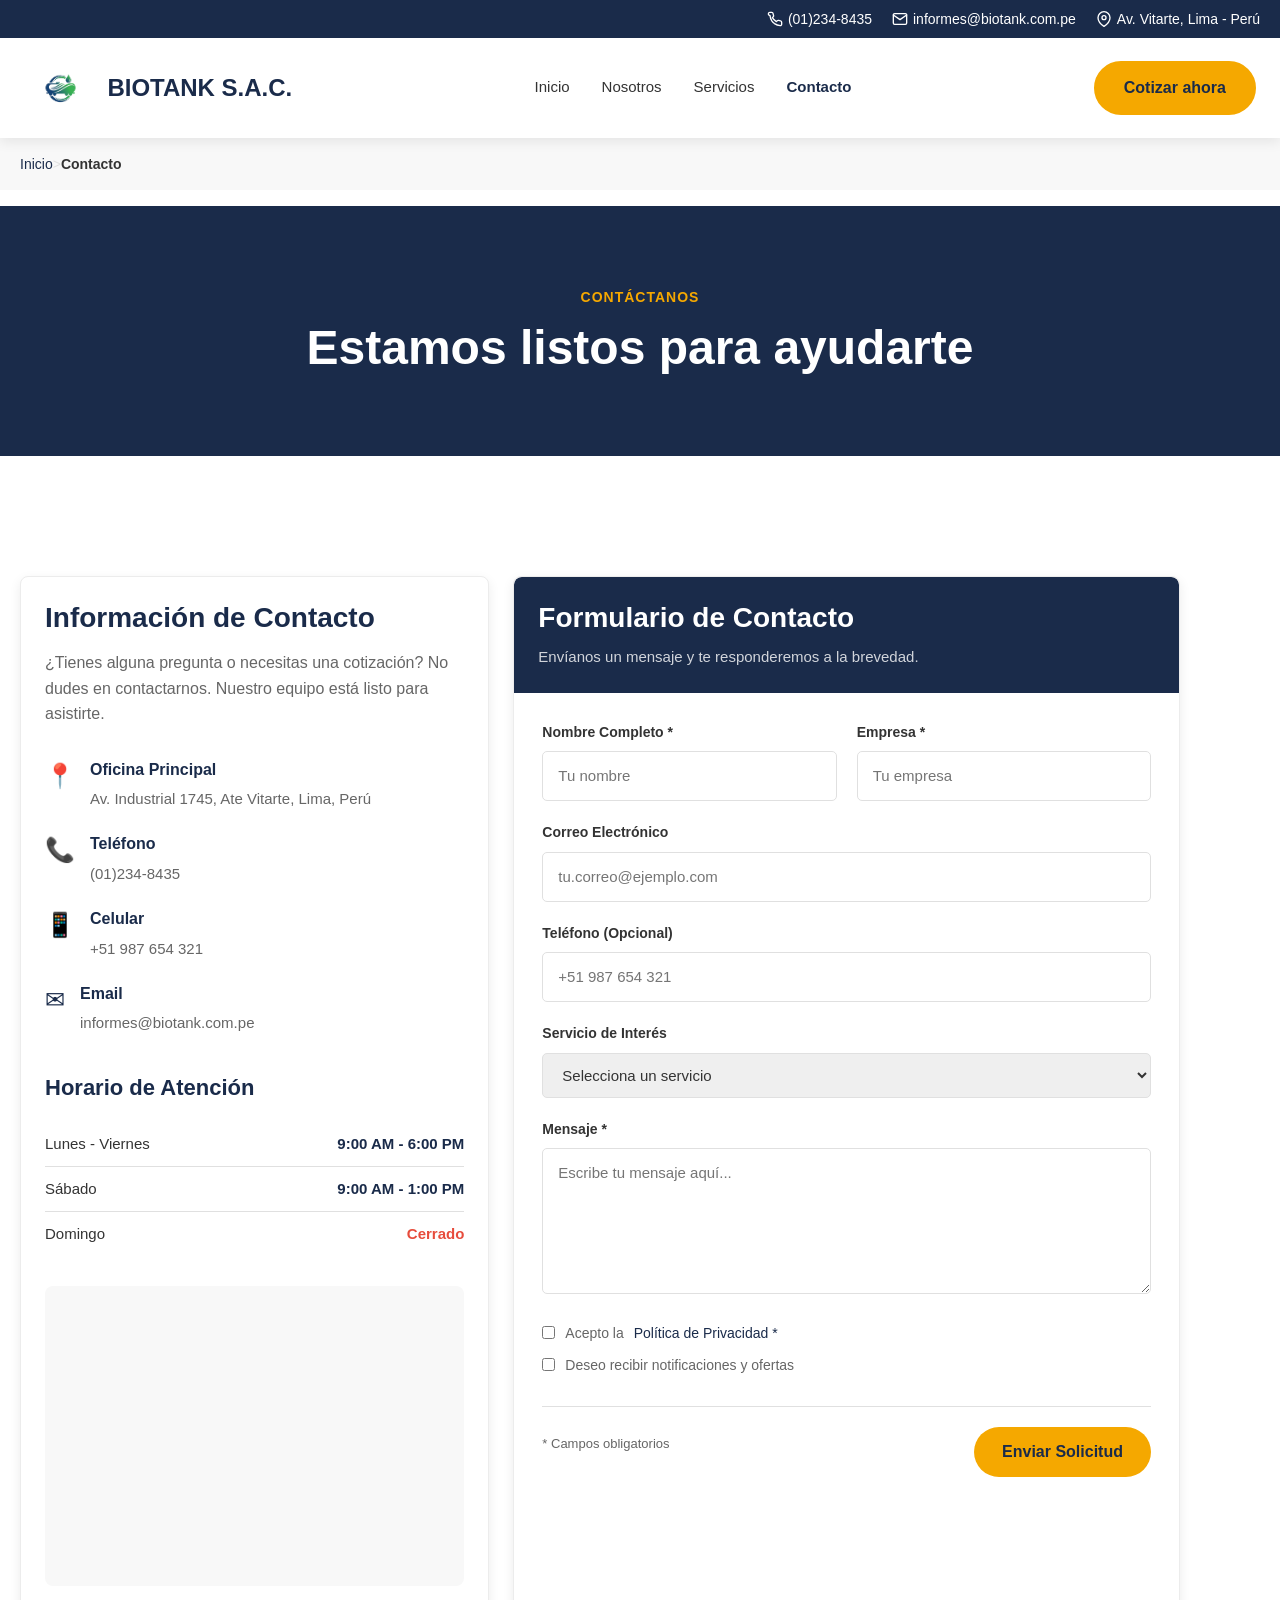
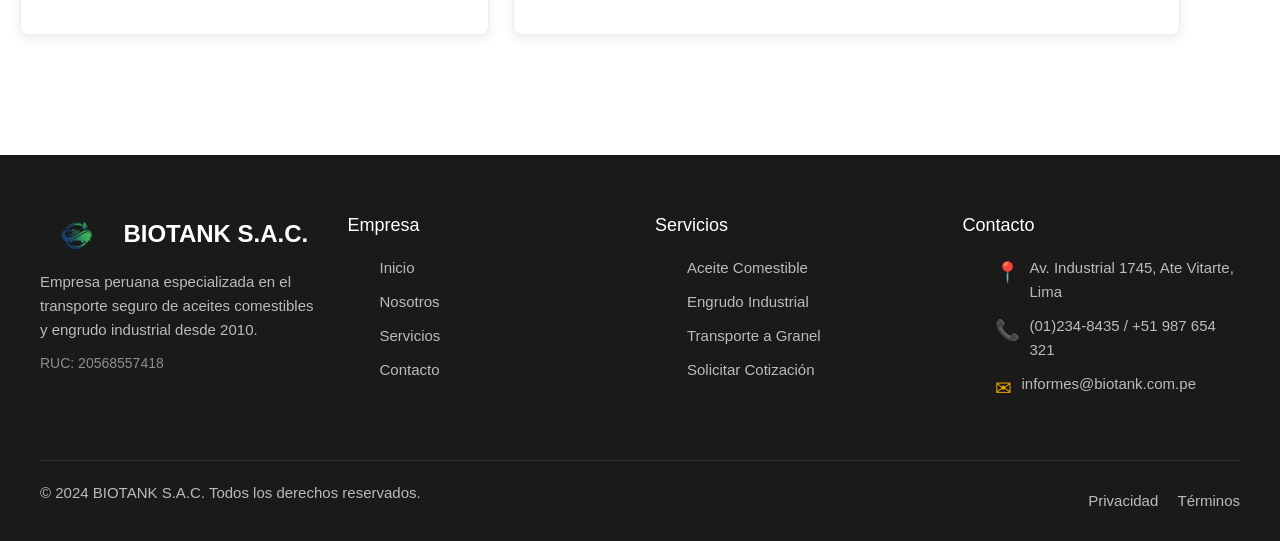
<file: contacto.html>
<!DOCTYPE html>
<html lang="es">

<head>
    <meta charset="UTF-8">
    <meta name="viewport" content="width=device-width, initial-scale=1.0">
    <title>Contacto - BIOTANK S.A.C.</title>
    <link href="https://cdn.jsdelivr.net/npm/bootstrap@5.3.3/dist/css/bootstrap.min.css" rel="stylesheet">
    <link rel="stylesheet" href="css/style.css">
</head>

<body>
    <header>
        <div id="topbar">
            <span>(01)234-8435</span>
            <span>informes@biotank.com.pe</span>
            <span>Av. Vitarte, Lima - Perú</span>
        </div>
        <nav class="navbar navbar-expand-lg">
            <div class="container-fluid px-4">
                <div id="logo">
                    <img src="img/logo.png" alt="BIOTANK S.A.C. Logo">
                    <span>BIOTANK S.A.C.</span>
                </div>
                <button class="navbar-toggler ms-auto me-3" type="button" data-bs-toggle="collapse"
                    data-bs-target="#menuContacto" aria-controls="menuContacto" aria-expanded="false"
                    aria-label="Toggle navigation">
                    <span class="navbar-toggler-icon"></span>
                </button>
                <div class="collapse navbar-collapse" id="menuContacto">
                    <ul class="navbar-nav mx-auto">
                        <li class="nav-item">
                            <a href="index.html">Inicio</a>
                        </li>
                        <li class="nav-item">
                            <a href="nosotros.html">Nosotros</a>
                        </li>
                        <li class="nav-item">
                            <a href="servicios.html">Servicios</a>
                        </li>
                        <li class="nav-item">
                            <a href="contacto.html" class="activo">Contacto</a>
                        </li>
                    </ul>
                    <a href="contacto.html" class="btn-cta">Cotizar ahora</a>
                </div>
            </div>
        </nav>
    </header>

    <!--BREADCRUMB-->
    <div class="breadcrumb">
        <a href="index.html">Inicio</a>
        <span class="sep">></span>
        <span class="actual">Contacto</span>
    </div>

    <!--PAGE HERO-->
    <section class="page-hero">
        <p class="etiqueta-seccion">Contáctanos</p>
        <h1>Estamos listos para ayudarte</h1>
    </section>

    <!--CONTENIDO PRINCIPAL-->
    <main>
        <section id="contacto-layout">
            <div class="container">
                <div class="row g-4">
                    <div class="col-12 col-lg-5">
                        <div class="contacto-card">
                            <h2>Información de Contacto</h2>
                            <p>¿Tienes alguna pregunta o necesitas una cotización? No dudes en contactarnos. Nuestro
                                equipo está listo para asistirte.</p>

                            <ul class="contacto-lista">
                                <li>
                                    <span class="contacto-icono">📍</span>
                                    <div>
                                        <strong>Oficina Principal</strong>
                                        <p>Av. Industrial 1745, Ate Vitarte, Lima, Perú</p>
                                    </div>
                                </li>
                                <li>
                                    <span class="contacto-icono">📞</span>
                                    <div>
                                        <strong>Teléfono</strong>
                                        <p>(01)234-8435</p>
                                    </div>
                                </li>
                                <li>
                                    <span class="contacto-icono">📱</span>
                                    <div>
                                        <strong>Celular</strong>
                                        <p>+51 987 654 321</p>
                                    </div>
                                </li>
                                <li>
                                    <span class="contacto-icono">✉</span>
                                    <div>
                                        <strong>Email</strong>
                                        <p>informes@biotank.com.pe</p>
                                    </div>
                                </li>
                            </ul>

                            <div class="horarios">
                                <h3>Horario de Atención</h3>
                                <ul class="horario-lista">
                                    <li>
                                        <span class="horario-dia">Lunes - Viernes</span>
                                        <span class="horario-hora">9:00 AM - 6:00 PM</span>
                                    </li>
                                    <li>
                                        <span class="horario-dia">Sábado</span>
                                        <span class="horario-hora">9:00 AM - 1:00 PM</span>
                                    </li>
                                    <li>
                                        <span class="horario-dia">Domingo</span>
                                        <span class="horario-cerrado">Cerrado</span>
                                    </li>
                                </ul>
                            </div>

                            <div class="mapa-placeholder">
                                <!-- Aquí iría un mapa de Google Maps o similar -->
                                <iframe
                                    src="https://www.google.com/maps/embed?pb=!1m18!1m12!1m3!1d3901.888980744791!2d-76.9588690257408!3d-12.05108604210376!2m3!1f0!2f0!3f0!3m2!1i1024!2i768!4f13.1!3m3!1m2!1s0x9105c62111000001%3A0x123456789abcdef!2sAv.%20Industrial%201745%2C%20Ate%20Vitarte%2015012!5e0!3m2!1ses-419!2spe!4v1718912345678!5m2!1ses-419!2spe"
                                    width="100%" height="300" style="border:0;" allowfullscreen="" loading="lazy"
                                    referrerpolicy="no-referrer-when-downgrade"></iframe>
                            </div>
                        </div>
                    </div>
                    <div class="col-12 col-lg-7">
                        <div class="formulario-card">
                            <div class="formulario-header">
                                <h2>Formulario de Contacto</h2>
                                <p>Envíanos un mensaje y te responderemos a la brevedad.</p>
                            </div>
                            <div class="formulario-cuerpo">
                                <form name="cotizacion-biotank" method="POST" data-netlify="true"
                                    data-netlify-honeypot="bot-field" id="formulario-cotizacion">
                                    <input type="hidden" name="form-name" value="cotizacion-biotank">
                                    <div style="display:none">
                                        <label>No llenar si eres humano:
                                            <input name="bot-field">
                                        </label>
                                    </div>
                                    <div class="form-fila">
                                        <div class="form-grupo">
                                            <label for="nombre">Nombre Completo *</label>
                                            <input type="text" id="nombre" name="nombre" placeholder="Tu nombre"
                                                required>
                                        </div>
                                        <div class="form-grupo">
                                            <label for="empresa">Empresa *</label>
                                            <input type="text" id="empresa" name="empresa" placeholder="Tu empresa" required>
                                        </div>
                                    </div>
                                    <div class="form-grupo">
                                        <label for="email">Correo Electrónico</label>
                                        <input type="email" id="email" name="email" placeholder="tu.correo@ejemplo.com"
                                            required>
                                    </div>
                                    <div class="form-grupo">
                                        <label for="telefono">Teléfono (Opcional)</label>
                                        <input type="tel" id="telefono" name="telefono" placeholder="+51 987 654 321">
                                    </div>
                                    <div class="form-grupo">
                                        <label for="servicio">Servicio de Interés</label>
                                        <select id="servicio" name="servicio">
                                            <option value="">Selecciona un servicio</option>
                                            <option value="aceite">Transporte de Aceite Comestible</option>
                                            <option value="engrudo">Transporte de Engrudo Industrial</option>
                                            <option value="granel">Transporte a Granel</option>
                                            <option value="otro">Otro</option>
                                        </select>
                                    </div>
                                    <div class="form-grupo">
                                        <label for="mensaje">Mensaje *</label>
                                        <textarea id="mensaje" name="mensaje" rows="5"
                                            placeholder="Escribe tu mensaje aquí..." required></textarea>
                                    </div>
                                    <div class="form-checks">
                                        <label class="check-label">
                                            <input type="checkbox" name="privacidad" required>
                                            Acepto la <a href="#">Política de Privacidad *</a>
                                        </label>
                                        <label class="check-label">
                                            <input type="checkbox" name="notificaciones">
                                            Deseo recibir notificaciones y ofertas
                                        </label>
                                    </div>
                                    <div class="formulario-pie">
                                        <p class="form-nota">* Campos obligatorios</p>
                                        <button type="submit" class="btn-cta">Enviar Solicitud</button>
                                    </div>
                                </form>
                            </div>
                        </div>
                    </div>
                </div>
            </div>
        </section>
    </main>

    <!--FOOTER-->
    <footer>
        <div class="footer-contenido">
            <div class="footer-col" id="footer-marca">
                <div class="footer-logo">
                    <img src="img/logo.png" alt="BIOTANK Logo">
                    <span>BIOTANK S.A.C.</span>
                </div>
                <p>Empresa peruana especializada en el transporte
                    seguro de aceites comestibles y engrudo
                    industrial desde 2010.</p>
                <p class="footer-ruc">RUC: 20568557418</p>
            </div>
            <div class="footer-col">
                <h4>Empresa</h4>
                <ul>
                    <li><a href="index.html">Inicio</a></li>
                    <li><a href="nosotros.html">Nosotros</a></li>
                    <li><a href="servicios.html">Servicios</a></li>
                    <li><a href="contacto.html">Contacto</a></li>
                </ul>
            </div>
            <div class="footer-col">
                <h4>Servicios</h4>
                <ul>
                    <li><a href="#">Aceite Comestible</a></li>
                    <li><a href="#">Engrudo Industrial</a></li>
                    <li><a href="#">Transporte a Granel</a></li>
                    <li><a href="contacto.html">Solicitar Cotización</a></li>
                </ul>
            </div>
            <div class="footer-col">
                <h4>Contacto</h4>
                <ul class="footer-contacto-lista">
                    <li>
                        <span class="footer-icono">📍</span>
                        Av. Industrial 1745, Ate Vitarte, Lima
                    </li>
                    <li>
                        <span class="footer-icono">📞</span>
                        (01)234-8435 / +51 987 654 321
                    </li>
                    <li>
                        <span class="footer-icono">✉</span>
                        informes@biotank.com.pe
                    </li>
                </ul>
            </div>
        </div>
        <div class="footer-copy">
            <p>© 2024 BIOTANK S.A.C. Todos los derechos reservados.</p>
            <div class="footer-copy-links">
                <a href="#">Privacidad</a>
                <a href="#">Términos</a>
            </div>
        </div>
    </footer>
    <script src="https://cdn.jsdelivr.net/npm/bootstrap@5.3.3/dist/js/bootstrap.bundle.min.js"></script>
    <script src="js/contacto.js"></script>
</body>

</html>
</file>
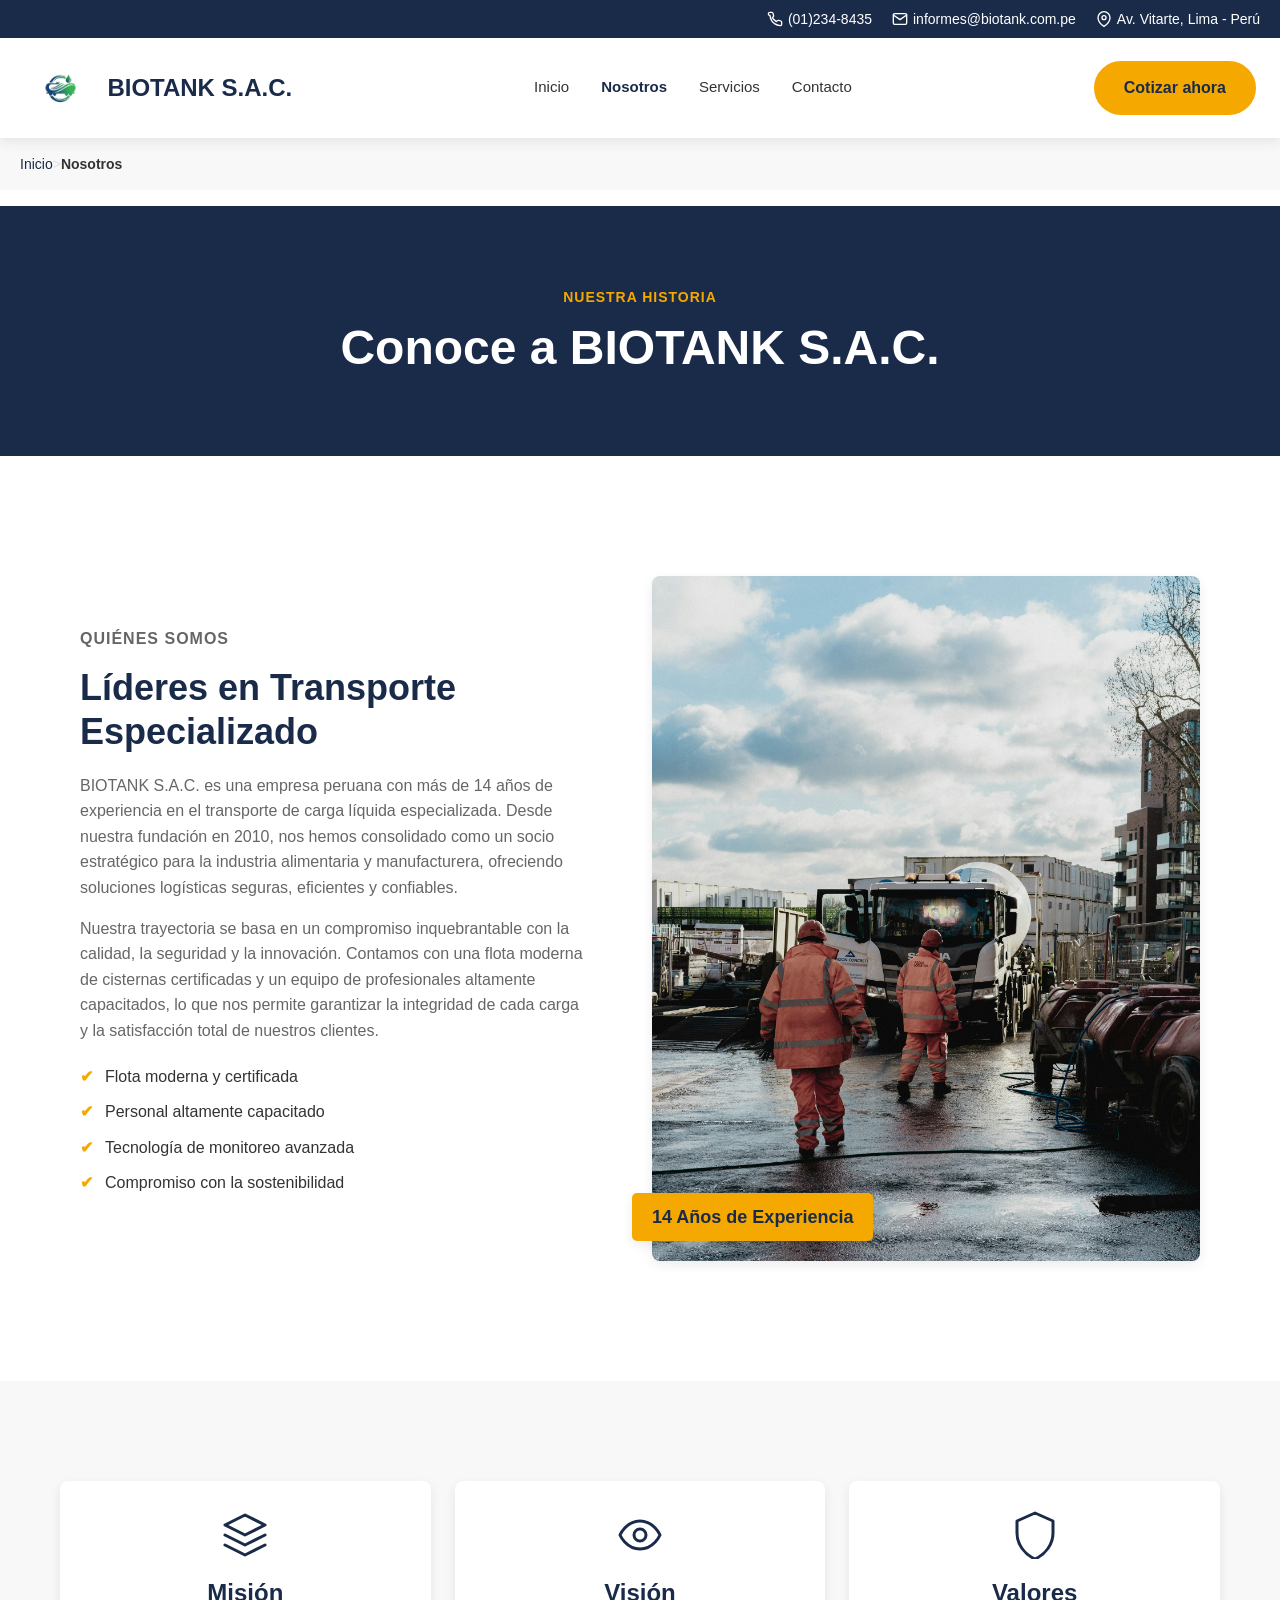
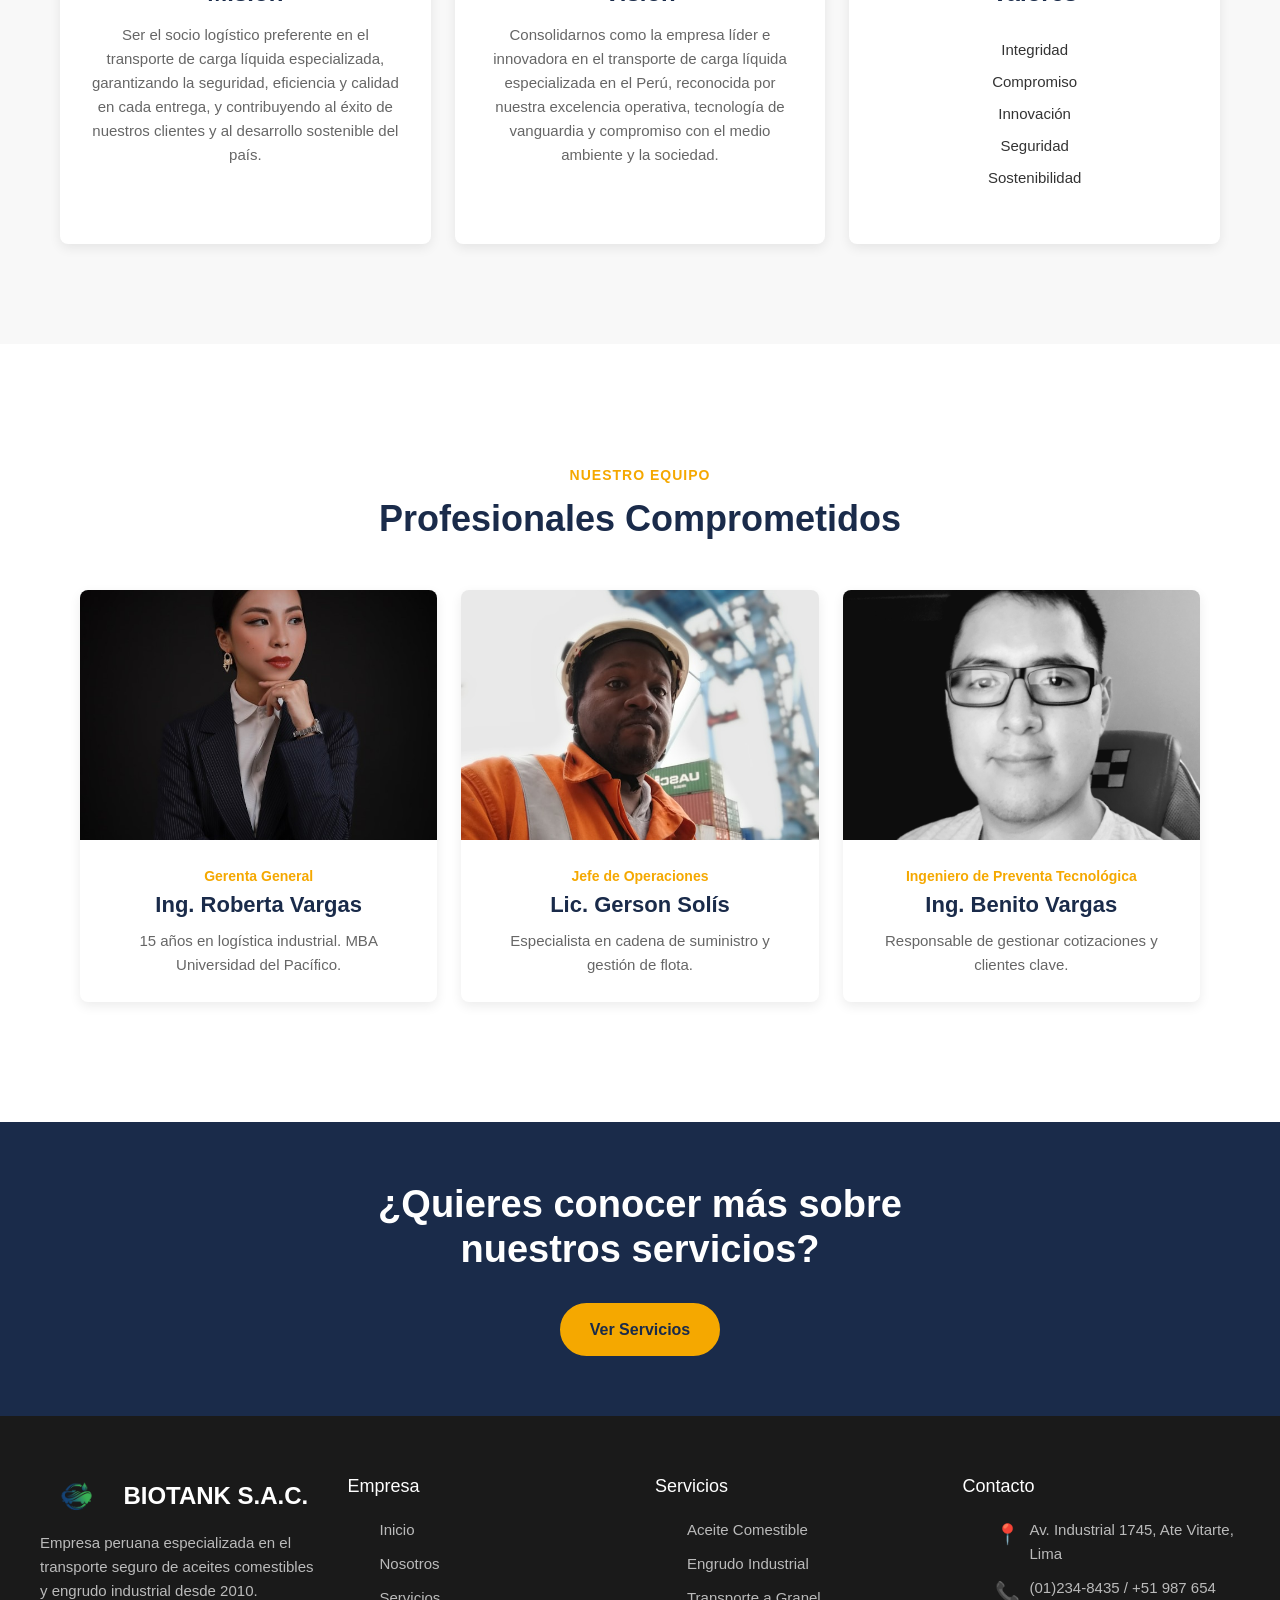
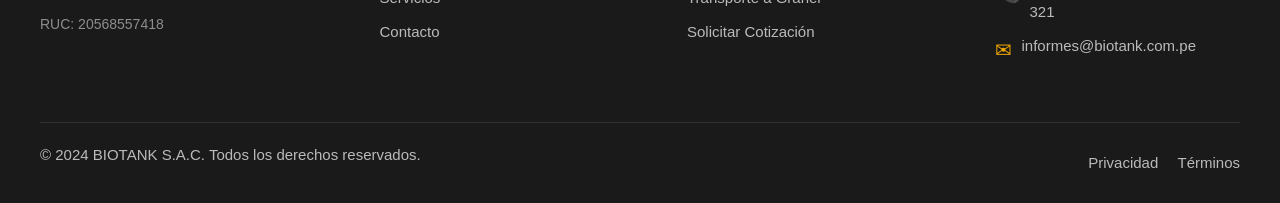
<file: nosotros.html>
<!DOCTYPE html>
<html lang="es">

<head>
    <meta charset="UTF-8">
    <meta name="viewport" content="width=device-width, initial-scale=1.0">
    <title>Nosotros - BIOTANK S.A.C.</title>
    <link href="https://cdn.jsdelivr.net/npm/bootstrap@5.3.3/dist/css/bootstrap.min.css" rel="stylesheet">
    <link rel="stylesheet" href="css/style.css">
</head>

<body>
    <header>
        <div id="topbar">
            <span>(01)234-8435</span>
            <span>informes@biotank.com.pe</span>
            <span>Av. Vitarte, Lima - Perú</span>
        </div>
        <nav class="navbar navbar-expand-lg">
            <div class="container-fluid px-4">
                <div id="logo">
                    <img src="img/logo.png" alt="BIOTANK S.A.C. Logo">
                    <span>BIOTANK S.A.C.</span>
                </div>
                <button class="navbar-toggler ms-auto me-3" type="button" data-bs-toggle="collapse"
                    data-bs-target="#menuNosotros" aria-controls="menuNosotros" aria-expanded="false"
                    aria-label="Toggle navigation">
                    <span class="navbar-toggler-icon"></span>
                </button>
                <div class="collapse navbar-collapse" id="menuNosotros">
                    <ul class="navbar-nav mx-auto">
                        <li class="nav-item">
                            <a href="index.html">Inicio</a>
                        </li>
                        <li class="nav-item">
                            <a href="nosotros.html" class="activo">Nosotros</a>
                        </li>
                        <li class="nav-item">
                            <a href="servicios.html">Servicios</a>
                        </li>
                        <li class="nav-item">
                            <a href="contacto.html">Contacto</a>
                        </li>
                    </ul>
                    <a href="contacto.html" class="btn-cta">Cotizar ahora</a>
                </div>
            </div>
        </nav>
    </header>

    <!--BREADCRUMB-->
    <div class="breadcrumb">
        <a href="index.html">Inicio</a>
        <span class="sep">></span>
        <span class="actual">Nosotros</span>
    </div>

    <!--PAGE HERO-->
    <section class="page-hero">
        <p class="etiqueta-seccion">Nuestra Historia</p>
        <h1>Conoce a BIOTANK S.A.C.</h1>
    </section>

    <!--CONTENIDO PRINCIPAL-->
    <main>
        <!-- SECCIÓN 1: Historia -->
        <section id="historia">
            <div class="container">
                <div class="row align-items-center g-4">
                    <div class="col-12 col-lg-6">
                        <div class="historia-texto">
                            <p class="etiqueta-seccion">Quiénes Somos</p>
                            <h2>Líderes en Transporte <br> Especializado</h2>
                            <p>
                                BIOTANK S.A.C. es una empresa peruana con más de 14 años de experiencia en el
                                transporte de carga líquida especializada. Desde nuestra fundación en 2010, nos
                                hemos consolidado como un socio estratégico para la industria alimentaria y
                                manufacturera, ofreciendo soluciones logísticas seguras, eficientes y confiables.
                            </p>
                            <p>
                                Nuestra trayectoria se basa en un compromiso inquebrantable con la calidad, la
                                seguridad y la innovación. Contamos con una flota moderna de cisternas certificadas
                                y un equipo de profesionales altamente capacitados, lo que nos permite garantizar la
                                integridad de cada carga y la satisfacción total de nuestros clientes.
                            </p>
                            <ul class="historia-lista">
                                <li>Flota moderna y certificada</li>
                                <li>Personal altamente capacitado</li>
                                <li>Tecnología de monitoreo avanzada</li>
                                <li>Compromiso con la sostenibilidad</li>
                            </ul>
                        </div>
                    </div>
                    <div class="col-12 col-lg-6">
                        <div class="historia-imagen">
                            <img src="img/equipo-trabajo.jpg" alt="Flota de camiones BIOTANK">
                            <span class="historia-badge">14 Años de Experiencia</span>
                        </div>
                    </div>
                </div>
            </div>
        </section>

        <!-- SECCIÓN 2: Misión, Visión, Valores -->
        <section id="mision-vision">
            <div class="container">
                <div class="row g-4">
                    <div class="col-12 col-md-4">
                        <div class="mvv-card">
                            <div class="mvv-icono">
                                <svg xmlns="http://www.w3.org/2000/svg" width="28" height="28" viewBox="0 0 24 24"
                                    fill="none" stroke="currentColor" stroke-width="2" stroke-linecap="round"
                                    stroke-linejoin="round">
                                    <path d="M12 2L2 7l10 5 10-5-10-5zM2 17l10 5 10-5M2 12l10 5 10-5" />
                                </svg>
                            </div>
                            <h3>Misión</h3>
                            <p>
                                Ser el socio logístico preferente en el transporte de carga líquida especializada,
                                garantizando la seguridad, eficiencia y calidad en cada entrega, y contribuyendo al
                                éxito de nuestros clientes y al desarrollo sostenible del país.
                            </p>
                        </div>
                    </div>
                    <div class="col-12 col-md-4">
                        <div class="mvv-card">
                            <div class="mvv-icono">
                                <svg xmlns="http://www.w3.org/2000/svg" width="28" height="28" viewBox="0 0 24 24"
                                    fill="none" stroke="currentColor" stroke-width="2" stroke-linecap="round"
                                    stroke-linejoin="round">
                                    <path d="M2 12s3 7 10 7 10-7 10-7-3-7-10-7-10 7-10 7z" />
                                    <circle cx="12" cy="12" r="3" />
                                </svg>
                            </div>
                            <h3>Visión</h3>
                            <p>
                                Consolidarnos como la empresa líder e innovadora en el transporte de carga líquida
                                especializada en el Perú, reconocida por nuestra excelencia operativa, tecnología de
                                vanguardia y compromiso con el medio ambiente y la sociedad.
                            </p>
                        </div>
                    </div>
                    <div class="col-12 col-md-4">
                        <div class="mvv-card">
                            <div class="mvv-icono">
                                <svg xmlns="http://www.w3.org/2000/svg" width="28" height="28" viewBox="0 0 24 24"
                                    fill="none" stroke="currentColor" stroke-width="2" stroke-linecap="round"
                                    stroke-linejoin="round">
                                    <path d="M12 1L3 5v6c0 5.5 3.5 10.5 9 13 5.5-2.5 9-7.5 9-13V5L12 1z" />
                                </svg>
                            </div>
                            <h3>Valores</h3>
                            <ul class="mvv-lista">
                                <li>Integridad</li>
                                <li>Compromiso</li>
                                <li>Innovación</li>
                                <li>Seguridad</li>
                                <li>Sostenibilidad</li>
                            </ul>
                        </div>
                    </div>
                </div>
            </div>
        </section>

        <!-- SECCIÓN 3: Equipo -->
        <section id="equipo">
            <div class="container">
                <p class="etiqueta-seccion">Nuestro Equipo</p>
                <h2>Profesionales Comprometidos</h2>
                <div class="row g-4 justify-content-center">

                    <div class="col-12 col-md-6 col-lg-4">
                        <div class="equipo-card">
                            <div class="equipo-foto">
                                <img src="img/equipo-1.jpg" alt="Ing. Roberta Vargas">
                            </div>
                            <div class="equipo-info">
                                <p class="equipo-cargo">Gerenta General</p>
                                <h3>Ing. Roberta Vargas</h3>
                                <p class="equipo-descripcion">
                                    15 años en logística industrial.
                                    MBA Universidad del Pacífico.
                                </p>
                            </div>
                        </div>
                    </div>

                    <div class="col-12 col-md-6 col-lg-4">
                        <div class="equipo-card">
                            <div class="equipo-foto">
                                <img src="img/equipo-2.jpg" alt="Lic. Gerson Solís">
                            </div>
                            <div class="equipo-info">
                                <p class="equipo-cargo">Jefe de Operaciones</p>
                                <h3>Lic. Gerson Solís</h3>
                                <p class="equipo-descripcion">
                                    Especialista en cadena de suministro
                                    y gestión de flota.
                                </p>
                            </div>
                        </div>
                    </div>

                    <div class="col-12 col-md-6 col-lg-4">
                        <div class="equipo-card">
                            <div class="equipo-foto">
                                <img src="img/equipo-3.jpg" alt="Ing. Benito Vargas">
                            </div>
                            <div class="equipo-info">
                                <p class="equipo-cargo">
                                    Ingeniero de Preventa Tecnológica
                                </p>
                                <h3>Ing. Benito Vargas</h3>
                                <p class="equipo-descripcion">
                                    Responsable de gestionar cotizaciones
                                    y clientes clave.
                                </p>
                            </div>
                        </div>
                    </div>

                </div>
            </div>
        </section>

        <!-- SECCIÓN 4: CTA Banner -->
        <section id="cta-banner">
            <div class="cta-texto">
                <h2>¿Quieres conocer más sobre <br> nuestros servicios?</h2>
            </div>
            <a href="servicios.html" class="btn-cta">Ver Servicios</a>
        </section>

    </main>

    <!--FOOTER-->
    <footer>
        <div class="footer-contenido">
            <div class="footer-col" id="footer-marca">
                <div class="footer-logo">
                    <img src="img/logo.png" alt="BIOTANK Logo">
                    <span>BIOTANK S.A.C.</span>
                </div>
                <p>Empresa peruana especializada en el transporte
                    seguro de aceites comestibles y engrudo
                    industrial desde 2010.</p>
                <p class="footer-ruc">RUC: 20568557418</p>
            </div>
            <div class="footer-col">
                <h4>Empresa</h4>
                <ul>
                    <li><a href="index.html">Inicio</a></li>
                    <li><a href="nosotros.html">Nosotros</a></li>
                    <li><a href="servicios.html">Servicios</a></li>
                    <li><a href="contacto.html">Contacto</a></li>
                </ul>
            </div>
            <div class="footer-col">
                <h4>Servicios</h4>
                <ul>
                    <li><a href="#">Aceite Comestible</a></li>
                    <li><a href="#">Engrudo Industrial</a></li>
                    <li><a href="#">Transporte a Granel</a></li>
                    <li><a href="contacto.html">Solicitar Cotización</a></li>
                </ul>
            </div>
            <div class="footer-col">
                <h4>Contacto</h4>
                <ul class="footer-contacto-lista">
                    <li>
                        <span class="footer-icono">📍</span>
                        Av. Industrial 1745, Ate Vitarte, Lima
                    </li>
                    <li>
                        <span class="footer-icono">📞</span>
                        (01)234-8435 / +51 987 654 321
                    </li>
                    <li>
                        <span class="footer-icono">✉</span>
                        informes@biotank.com.pe
                    </li>
                </ul>
            </div>
        </div>
        <div class="footer-copy">
            <p>© 2024 BIOTANK S.A.C. Todos los derechos reservados.</p>
            <div class="footer-copy-links">
                <a href="#">Privacidad</a>
                <a href="#">Términos</a>
            </div>
        </div>
    </footer>
    <script src="https://cdn.jsdelivr.net/npm/bootstrap@5.3.3/dist/js/bootstrap.bundle.min.js"></script>
</body>

</html>
</file>
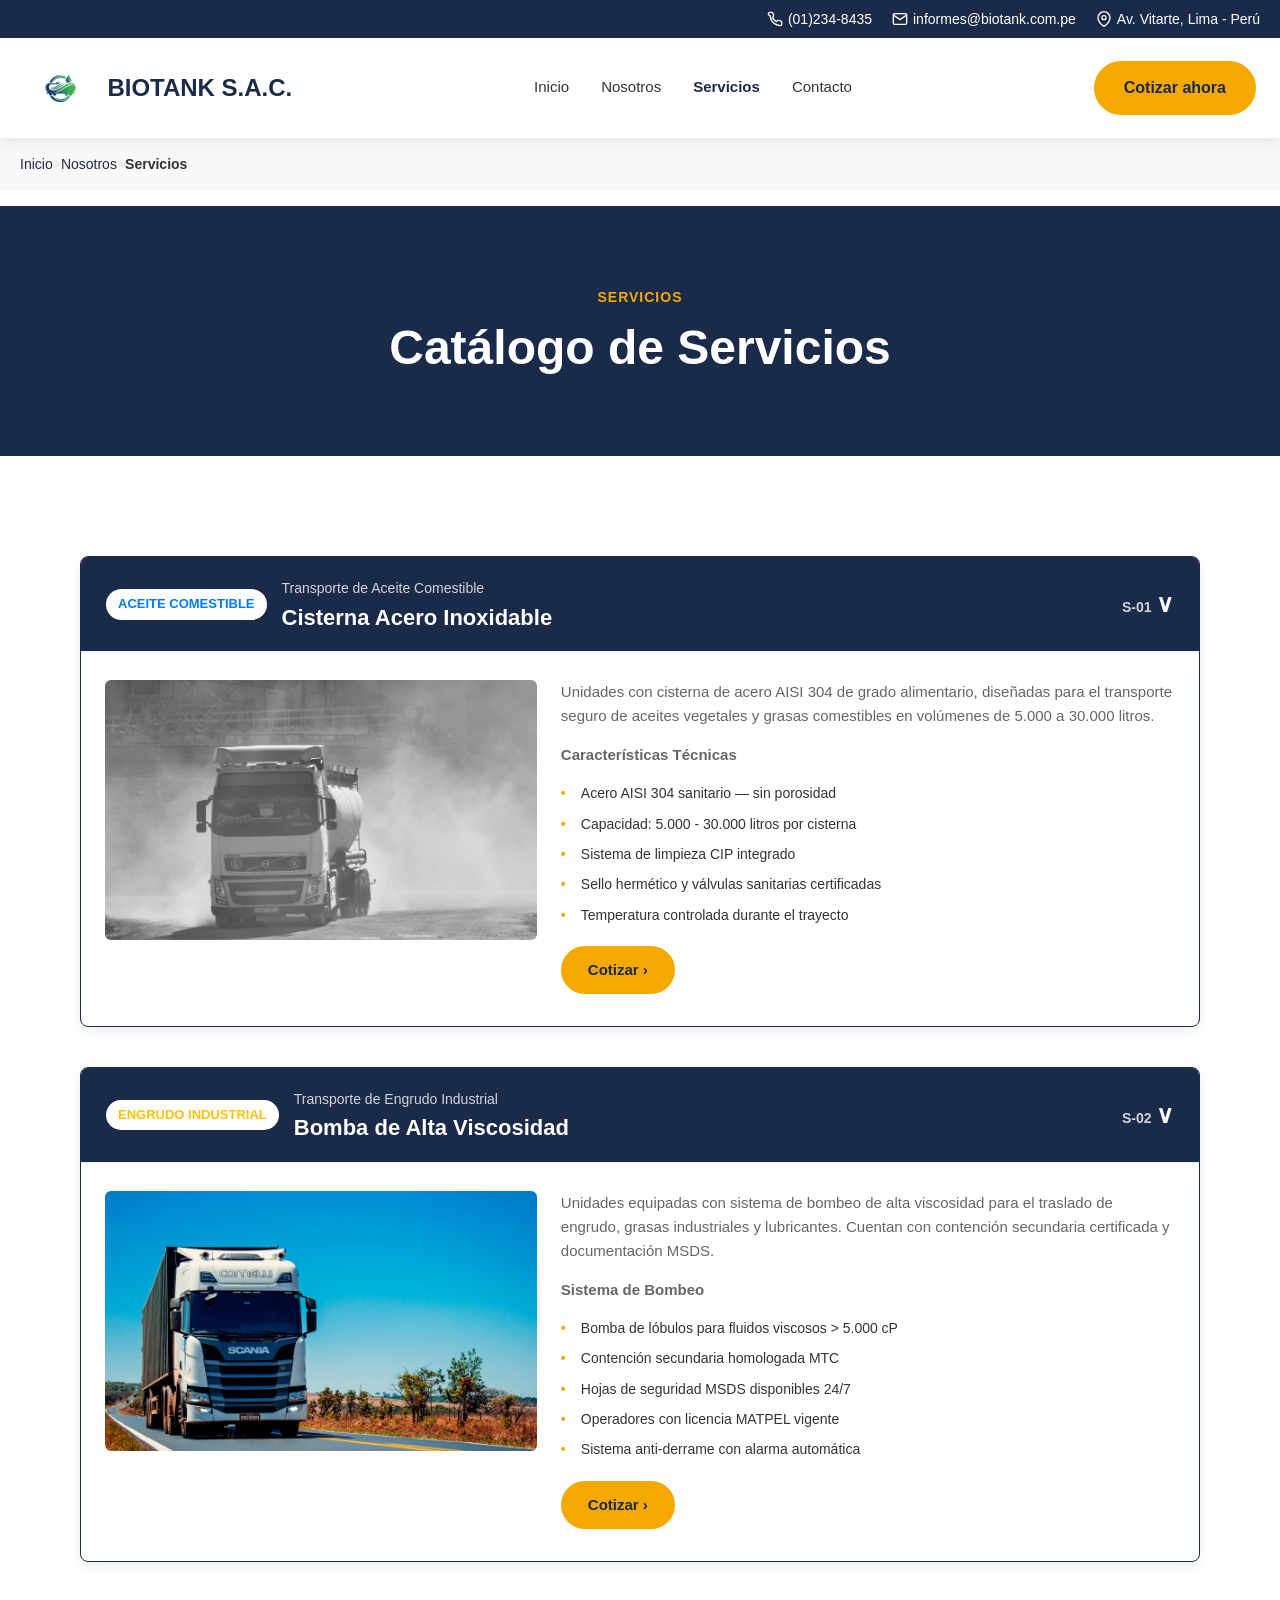
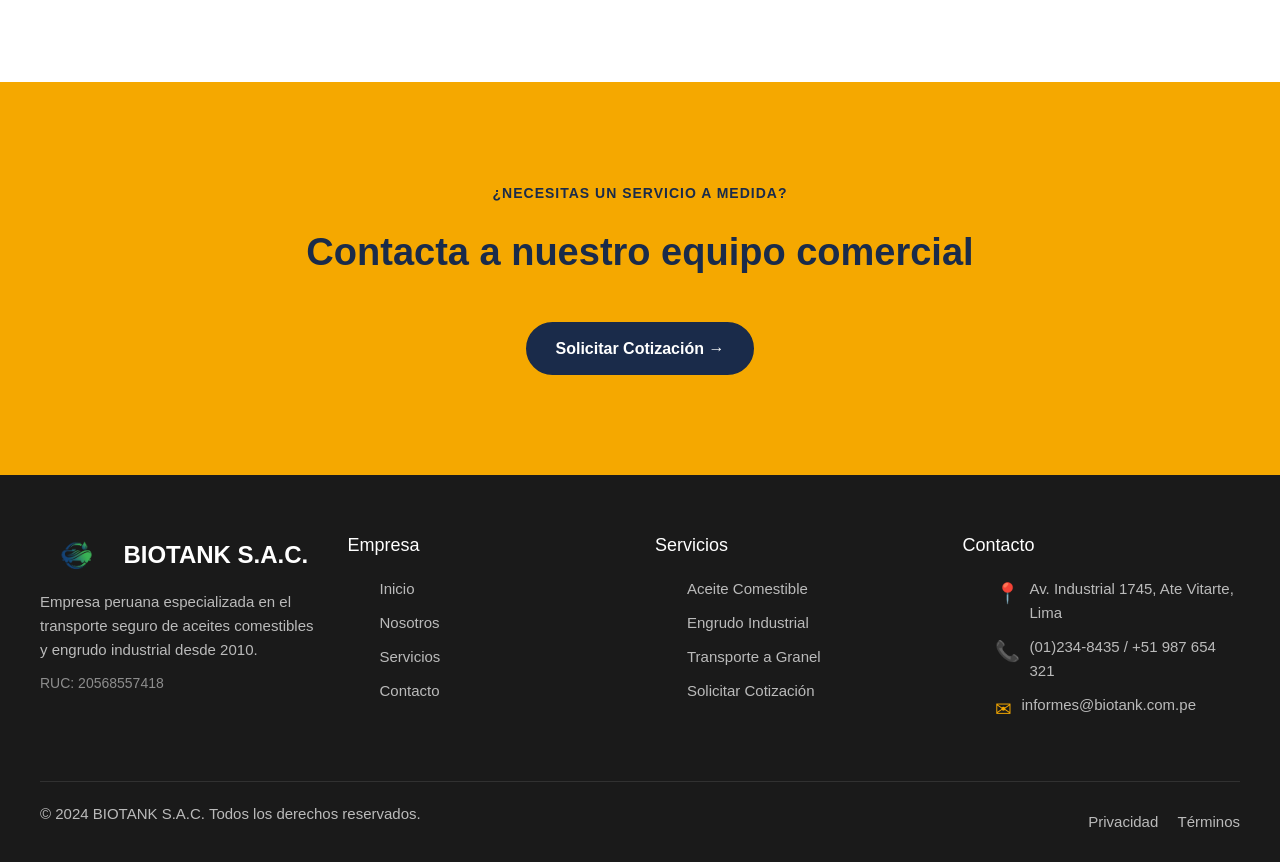
<file: servicios.html>
<!DOCTYPE html>
<html lang="es">

<head>
    <meta charset="UTF-8">
    <meta name="viewport" content="width=device-width, initial-scale=1.0">
    <title>Servicios - BIOTANK S.A.C.</title>
    <link href="https://cdn.jsdelivr.net/npm/bootstrap@5.3.3/dist/css/bootstrap.min.css" rel="stylesheet">
    <link rel="stylesheet" href="css/style.css">
</head>

<body>
    <header>
        <div id="topbar">
            <span>(01)234-8435</span>
            <span>informes@biotank.com.pe</span>
            <span>Av. Vitarte, Lima - Perú</span>
        </div>
        <nav class="navbar navbar-expand-lg">
            <div class="container-fluid px-4">
                <div id="logo">
                    <img src="img/logo.png" alt="BIOTANK S.A.C. Logo">
                    <span>BIOTANK S.A.C.</span>
                </div>
                <button class="navbar-toggler ms-auto me-3" type="button" data-bs-toggle="collapse"
                    data-bs-target="#menuServicios" aria-controls="menuServicios" aria-expanded="false"
                    aria-label="Toggle navigation">
                    <span class="navbar-toggler-icon"></span>
                </button>
                <div class="collapse navbar-collapse" id="menuServicios">
                    <ul class="navbar-nav mx-auto">
                        <li class="nav-item">
                            <a href="index.html">Inicio</a>
                        </li>
                        <li class="nav-item">
                            <a href="nosotros.html">Nosotros</a>
                        </li>
                        <li class="nav-item">
                            <a href="servicios.html" class="activo">Servicios</a>
                        </li>
                        <li class="nav-item">
                            <a href="contacto.html">Contacto</a>
                        </li>
                    </ul>
                    <a href="contacto.html" class="btn-cta">Cotizar ahora</a>
                </div>
            </div>
        </nav>
    </header>

    <!--BREADCRUMB-->
    <div class="breadcrumb">
        <a href="index.html">Inicio</a>
        <span class="sep">></span>
        <a href="nosotros.html">Nosotros</a>
        <span class="sep">></span>
        <span class="actual">Servicios</span>
    </div>

    <!--PAGE HERO-->
    <section class="page-hero">
        <p class="etiqueta-seccion">Servicios</p>
        <h1>Catálogo de Servicios</h1>
    </section>

    <!--CONTENIDO PRINCIPAL-->
    <main>
        <!-- SECCIÓN 1: Lista de Servicios -->
        <section id="catalogo-servicios">
            <div class="container">

                <!-- Servicio 01 -->
                <div class="servicio-bloque activo-servicio">
                    <div class="servicio-header">
                        <div class="servicio-header-izq">
                            <span class="servicio-tag aceite">Aceite Comestible</span>
                            <div class="servicio-titulo-wrap">
                                <p class="servicio-subtitulo">
                                    Transporte de Aceite Comestible
                                </p>
                                <h2>Cisterna Acero Inoxidable</h2>
                            </div>
                        </div>
                        <div class="servicio-header-der">
                            <span class="servicio-codigo">S-01</span>
                            <span class="servicio-toggle">∨</span>
                        </div>
                    </div>

                    <div class="servicio-cuerpo">
                        <div class="row g-4 align-items-start">
                            <div class="col-12 col-lg-5">
                                <div class="servicio-imagen">
                                    <img src="img/servicio-aceite.jpg" alt="Cisterna Acero Inoxidable">
                                </div>
                            </div>
                            <div class="col-12 col-lg-7">
                                <div class="servicio-detalle">
                                    <p class="servicio-descripcion">
                                        Unidades con cisterna de acero AISI 304 de grado
                                        alimentario, diseñadas para el transporte seguro de
                                        aceites vegetales y grasas comestibles en volúmenes
                                        de 5.000 a 30.000 litros.
                                    </p>
                                    <p class="servicio-subtitulo-lista">
                                        Características Técnicas
                                    </p>
                                    <ul class="servicio-lista">
                                        <li>Acero AISI 304 sanitario — sin porosidad</li>
                                        <li>Capacidad: 5.000 - 30.000 litros por cisterna</li>
                                        <li>Sistema de limpieza CIP integrado</li>
                                        <li>Sello hermético y válvulas sanitarias certificadas</li>
                                        <li>Temperatura controlada durante el trayecto</li>
                                    </ul>
                                    <div class="servicio-acciones">
                                        <a href="contacto.html" class="btn-cta">Cotizar ›</a>
                                    </div>
                                </div>
                            </div>
                        </div>
                    </div>
                </div>

                <!-- Servicio 02 -->
                <div class="servicio-bloque activo-servicio">
                    <div class="servicio-header">
                        <div class="servicio-header-izq">
                            <span class="servicio-tag engrudo">Engrudo Industrial</span>
                            <div class="servicio-titulo-wrap">
                                <p class="servicio-subtitulo">
                                    Transporte de Engrudo Industrial
                                </p>
                                <h2>Bomba de Alta Viscosidad</h2>
                            </div>
                        </div>
                        <div class="servicio-header-der">
                            <span class="servicio-codigo">S-02</span>
                            <span class="servicio-toggle">∨</span>
                        </div>
                    </div>

                    <div class="servicio-cuerpo">
                        <div class="row g-4 align-items-start">
                            <div class="col-12 col-lg-5">
                                <div class="servicio-imagen">
                                    <img src="img/servicio-engrudo.jpg" alt="Bomba de Alta Viscosidad">
                                </div>
                            </div>
                            <div class="col-12 col-lg-7">
                                <div class="servicio-detalle">
                                    <p class="servicio-descripcion">
                                        Unidades equipadas con sistema de bombeo de alta
                                        viscosidad para el traslado de engrudo, grasas
                                        industriales y lubricantes. Cuentan con contención
                                        secundaria certificada y documentación MSDS.
                                    </p>
                                    <p class="servicio-subtitulo-lista">
                                        Sistema de Bombeo
                                    </p>
                                    <ul class="servicio-lista">
                                        <li>Bomba de lóbulos para fluidos viscosos > 5.000 cP</li>
                                        <li>Contención secundaria homologada MTC</li>
                                        <li>Hojas de seguridad MSDS disponibles 24/7</li>
                                        <li>Operadores con licencia MATPEL vigente</li>
                                        <li>Sistema anti-derrame con alarma automática</li>
                                    </ul>
                                    <div class="servicio-acciones">
                                        <a href="contacto.html" class="btn-cta">Cotizar ›</a>
                                    </div>
                                </div>
                            </div>
                        </div>
                    </div>
                </div>

            </div>
        </section>

        <!-- SECCIÓN 2: CTA -->
        <section id="cta-servicios">
            <div class="container text-center">
                <p class="etiqueta-seccion">¿Necesitas un servicio a medida?</p>
                <h2>Contacta a nuestro equipo comercial</h2>
                <a href="contacto.html" class="btn-cta">Solicitar Cotización →</a>
            </div>
        </section>
    </main>

    <!--  FOOTER  -->
    <footer>
        <div class="footer-contenido">
            <div class="footer-col" id="footer-marca">
                <div class="footer-logo">
                    <img src="img/logo.png" alt="BIOTANK Logo">
                    <span>BIOTANK S.A.C.</span>
                </div>
                <p>Empresa peruana especializada en el transporte
                    seguro de aceites comestibles y engrudo
                    industrial desde 2010.</p>
                <p class="footer-ruc">RUC: 20568557418</p>
            </div>
            <div class="footer-col">
                <h4>Empresa</h4>
                <ul>
                    <li><a href="index.html">Inicio</a></li>
                    <li><a href="nosotros.html">Nosotros</a></li>
                    <li><a href="servicios.html">Servicios</a></li>
                    <li><a href="contacto.html">Contacto</a></li>
                </ul>
            </div>
            <div class="footer-col">
                <h4>Servicios</h4>
                <ul>
                    <li><a href="#">Aceite Comestible</a></li>
                    <li><a href="#">Engrudo Industrial</a></li>
                    <li><a href="#">Transporte a Granel</a></li>
                    <li><a href="contacto.html">Solicitar Cotización</a></li>
                </ul>
            </div>
            <div class="footer-col">
                <h4>Contacto</h4>
                <ul class="footer-contacto-lista">
                    <li>
                        <span class="footer-icono">📍</span>
                        Av. Industrial 1745, Ate Vitarte, Lima
                    </li>
                    <li>
                        <span class="footer-icono">📞</span>
                        (01)234-8435 / +51 987 654 321
                    </li>
                    <li>
                        <span class="footer-icono">✉</span>
                        informes@biotank.com.pe
                    </li>
                </ul>
            </div>
        </div>
        <div class="footer-copy">
            <p>© 2024 BIOTANK S.A.C. Todos los derechos reservados.</p>
            <div class="footer-copy-links">
                <a href="#">Privacidad</a>
                <a href="#">Términos</a>
            </div>
        </div>
    </footer>
    <script src="https://cdn.jsdelivr.net/npm/bootstrap@5.3.3/dist/js/bootstrap.bundle.min.js"></script>
</body>

</html>
</file>
<file: css/style.css>
/*1.variables globales*/
:root {
    --fuente-principal: 'Poppins', sans-serif;
    --fuente-secundaria: 'Montserrat', sans-serif;

    --blanco: #ffffff;
    --negro: #1a1a1a;
    --texto: #333333;
    --texto-suave: #666666;
    --gris-claro: #f8f8f8;
    --gris-medio: #e0e0e0;
    --azul-oscuro: #1a2b4a;
    --azul-claro: #3f5d8a;
    --amarillo: #f5a800;
    --amarillo-oscuro: #d48f00;

    --sombra-tarjeta: 0 4px 12px rgba(0, 0, 0, 0.08);
    --transicion-suave: all 0.3s ease;
}

/*ESTILOS BASE*/
* {
    margin: 0;
    padding: 0;
    box-sizing: border-box;
}

body {
    font-family: var(--fuente-principal);
    line-height: 1.6;
    color: var(--texto);
    background-color: var(--blanco);
}

html {
    scroll-behavior: smooth;
}

a {
    text-decoration: none;
    color: inherit;
}

ul {
    list-style: none;
}

img {
    max-width: 100%;
    height: auto;
    display: block;
}

h1, h2, h3, h4, h5, h6 {
    font-family: var(--fuente-secundaria);
    color: var(--azul-oscuro);
    line-height: 1.2;
    margin-bottom: 1rem;
}

p {
    margin-bottom: 1rem;
}

/* Contenedor principal */
.container {
    max-width: 1200px;
    margin: 0 auto;
    padding: 40px 20px;
}

/* Botones CTA */
.btn-cta {
    display: inline-block;
    background-color: var(--amarillo);
    color: var(--azul-oscuro);
    padding: 12px 28px;
    border-radius: 50px;
    font-weight: 600;
    transition: var(--transicion-suave);
    border: 2px solid var(--amarillo);
}

.btn-cta:hover {
    background-color: var(--amarillo-oscuro);
    border-color: var(--amarillo-oscuro);
    color: var(--azul-oscuro);
}

.btn-secundario {
    display: inline-block;
    background-color: transparent;
    color: var(--blanco);
    padding: 12px 28px;
    border-radius: 50px;
    font-weight: 600;
    transition: var(--transicion-suave);
    border: 2px solid var(--blanco);
}

.btn-secundario:hover {
    background-color: rgba(255, 255, 255, 0.1);
    color: var(--blanco);
}

/* Etiquetas de sección */
.etiqueta-seccion {
    font-size: 14px;
    font-weight: 600;
    color: var(--amarillo);
    text-transform: uppercase;
    letter-spacing: 1px;
    margin-bottom: 10px;
    display: block;
}

.section-title {
    font-size: 36px;
    font-weight: 700;
    text-align: center;
    margin-bottom: 15px;
}

.section-subtitle {
    font-size: 18px;
    color: var(--texto-suave);
    text-align: center;
    margin-bottom: 40px;
}

/*HEADER Y NAVEGACIÓN*/
header {
    background-color: var(--blanco);
    box-shadow: var(--sombra-tarjeta);
    position: sticky;
    top: 0;
    z-index: 1000;
}

#topbar {
    background-color: var(--azul-oscuro);
    color: var(--blanco);
    padding: 8px 20px;
    font-size: 14px;
    display: flex;
    justify-content: flex-end;
    gap: 20px;
}

#topbar span {
    display: flex;
    align-items: center;
    gap: 5px;
}

#topbar span::before {
    content: '';
    display: inline-block;
    width: 16px;
    height: 16px;
    background-size: contain;
    background-repeat: no-repeat;
}

#topbar span:nth-child(1)::before {
    background-image: url('data:image/svg+xml;utf8,<svg xmlns="http://www.w3.org/2000/svg" width="24" height="24" viewBox="0 0 24 24" fill="none" stroke="%23ffffff" stroke-width="2" stroke-linecap="round" stroke-linejoin="round" class="feather feather-phone"><path d="M22 16.92v3a2 2 0 0 1-2.18 2 19.79 19.79 0 0 1-8.63-3.07 19.5 19.5 0 0 1-3.71-3.71 19.79 19.79 0 0 1-3.07-8.63A2 2 0 0 1 4.11 2h3a2 2 0 0 1 2 1.72 12.84 12.84 0 0 0 .7 2.81 2 2 0 0 1-.45 2.11L8.09 9.91a16 16 0 0 0 6 6l1.27-1.27a2 2 0 0 1 2.11-.45 12.84 12.84 0 0 0 2.81.7A2 2 0 0 1 22 16.92z"></path></svg>');
}

#topbar span:nth-child(2)::before {
    background-image: url('data:image/svg+xml;utf8,<svg xmlns="http://www.w3.org/2000/svg" width="24" height="24" viewBox="0 0 24 24" fill="none" stroke="%23ffffff" stroke-width="2" stroke-linecap="round" stroke-linejoin="round" class="feather feather-mail"><path d="M4 4h16c1.1 0 2 .9 2 2v12c0 1.1-.9 2-2 2H4c-1.1 0-2-.9-2-2V6c0-1.1.9-2 2-2z"></path><polyline points="22,6 12,13 2,6"></polyline></svg>');
}

#topbar span:nth-child(3)::before {
    background-image: url('data:image/svg+xml;utf8,<svg xmlns="http://www.w3.org/2000/svg" width="24" height="24" viewBox="0 0 24 24" fill="none" stroke="%23ffffff" stroke-width="2" stroke-linecap="round" stroke-linejoin="round" class="feather feather-map-pin"><path d="M21 10c0 7-9 13-9 13s-9-6-9-13a9 9 0 0 1 18 0z"></path><circle cx="12" cy="10" r="3"></circle></svg>');
}

.navbar {
    padding: 15px 0;
}

#logo {
    display: flex;
    align-items: center;
    gap: 10px;
    font-size: 24px;
    font-weight: 700;
    color: var(--azul-oscuro);
}

#logo img {
    height: 40px;
    width: auto;
}

.navbar-nav .nav-item .activo {
    color: var(--amarillo);
    font-weight: 700;
}

.navbar-nav .nav-item a:hover {
    color: var(--amarillo);
}

/*HERO(INDEX)*/
#hero {
    position: relative;
    background-image: url("../img/hero-camion.jpg");
    background-size: cover;
    background-position: center;
    color: var(--blanco);
    padding: 100px 0;
    display: flex;
    align-items: center;
    min-height: 600px;
}

.hero-overlay {
    position: absolute;
    top: 0;
    left: 0;
    width: 100%;
    height: 100%;
    background-color: rgba(0, 0, 0, 0.6);
}

.hero-contenido {
    position: relative;
    z-index: 1;
    max-width: 600px;
    margin-left: 10%;
}

.etiqueta-hero {
    font-size: 16px;
    font-weight: 500;
    color: var(--amarillo);
    margin-bottom: 10px;
}

#hero h1 {
    font-size: 48px;
    font-weight: 700;
    margin-bottom: 20px;
    color: var(--blanco);
}

#hero h1 .destacado {
    color: var(--amarillo);
}

.hero-descripcion {
    font-size: 18px;
    margin-bottom: 30px;
    color: rgba(255, 255, 255, 0.9);
}

.hero-checks {
    list-style: none;
    padding: 0;
    margin-bottom: 30px;
}

.hero-checks li {
    display: flex;
    align-items: center;
    gap: 10px;
    font-size: 17px;
    margin-bottom: 10px;
    color: var(--blanco);
}

.check-icono {
    color: var(--amarillo);
    font-size: 20px;
}

.hero-botones {
    display: flex;
    gap: 20px;
}

/*SECCIÓN RUBROS (INDEX)*/
#rubros {
    padding: 80px 0;
    background-color: var(--gris-claro);
}

.rubros-encabezado {
    display: flex;
    justify-content: space-between;
    align-items: flex-end;
    margin-bottom: 40px;
}

.rubros-encabezado h2 {
    font-size: 36px;
    font-weight: 700;
    margin-bottom: 0;
}

.link-catalogo {
    color: var(--azul-oscuro);
    font-weight: 600;
    transition: var(--transicion-suave);
}

.link-catalogo:hover {
    color: var(--amarillo);
}

.tarjeta-rubro {
    background-color: var(--blanco);
    border-radius: 8px;
    overflow: hidden;
    box-shadow: var(--sombra-tarjeta);
    height: 100%; /* Asegura que las tarjetas tengan la misma altura */
    display: flex;
    flex-direction: column;
}

.tarjeta-imagen {
    position: relative;
    height: 250px;
    overflow: hidden;
}

.tarjeta-imagen img {
    width: 100%;
    height: 100%;
    object-fit: cover;
    transition: transform 0.3s ease;
}

.tarjeta-rubro:hover .tarjeta-imagen img {
    transform: scale(1.05);
}

.tarjeta-numero {
    position: absolute;
    top: 20px;
    left: 20px;
    background-color: var(--amarillo);
    color: var(--azul-oscuro);
    font-size: 24px;
    font-weight: 700;
    padding: 5px 15px;
    border-radius: 5px;
}

.tarjeta-cuerpo {
    padding: 25px;
    flex-grow: 1;
    display: flex;
    flex-direction: column;
}

.tarjeta-cuerpo h3 {
    font-size: 24px;
    font-weight: 700;
    margin-bottom: 10px;
}

.tarjeta-cuerpo p {
    font-size: 15px;
    color: var(--texto-suave);
    margin-bottom: 15px;
    flex-grow: 1;
}

.tarjeta-lista {
    list-style: none;
    padding: 0;
    margin-top: auto; /* Empuja la lista hacia abajo */
}

.tarjeta-lista li {
    font-size: 14px;
    color: var(--texto);
    margin-bottom: 8px;
    position: relative;
    padding-left: 20px;
}

.tarjeta-lista li::before {
    content: '•';
    color: var(--amarillo);
    position: absolute;
    left: 0;
    font-weight: 700;
}

/*SECCIÓN POR QUÉ BIOTANK (INDEX)*/
#por-que-biotank {
    padding: 80px 0;
    background-color: var(--blanco);
    text-align: center;
}

.porque-encabezado {
    margin-bottom: 50px;
}

.porque-encabezado h2 {
    font-size: 36px;
    font-weight: 700;
    margin-bottom: 0;
}

.metrica-card {
    background-color: var(--gris-claro);
    border-radius: 8px;
    padding: 30px;
    box-shadow: var(--sombra-tarjeta);
    transition: var(--transicion-suave);
    display: flex;
    flex-direction: column;
    align-items: center;
    text-align: center;
}

.metrica-card:hover {
    transform: translateY(-5px);
    box-shadow: 0 8px 20px rgba(0, 0, 0, 0.12);
}

.metrica-icono {
    color: var(--amarillo);
    margin-bottom: 20px;
}

.metrica-icono svg {
    width: 48px;
    height: 48px;
    stroke-width: 1.5;
}

.metrica-numero {
    font-size: 36px;
    font-weight: 700;
    color: var(--azul-oscuro);
    display: block;
    margin-bottom: 5px;
}

.metrica-label {
    font-size: 16px;
    font-weight: 600;
    color: var(--texto);
    margin-bottom: 10px;
}

.metrica-descripcion {
    font-size: 14px;
    color: var(--texto-suave);
}

/*CTA BANNER (INDEX)*/
#cta-banner {
    background-color: var(--azul-oscuro);
    color: var(--blanco);
    padding: 60px 20px;
    text-align: center;
    display: flex;
    flex-direction: column;
    align-items: center;
    gap: 30px;
}

.cta-subtitulo {
    font-size: 18px;
    color: var(--amarillo);
    margin-bottom: 10px;
}

#cta-banner h2 {
    font-size: 38px;
    font-weight: 700;
    color: var(--blanco);
    margin-bottom: 0;
}

/*FOOTER*/
footer {
    background-color: var(--negro);
    color: rgba(255, 255, 255, 0.7);
    padding: 60px 20px 20px;
    font-size: 15px;
}

.footer-contenido {
    max-width: 1200px;
    margin: 0 auto;
    display: flex;
    flex-wrap: wrap;
    justify-content: space-between;
    gap: 30px;
    margin-bottom: 40px;
}

.footer-col {
    flex: 1;
    min-width: 250px;
}

#footer-marca .footer-logo {
    display: flex;
    align-items: center;
    gap: 10px;
    font-size: 24px;
    font-weight: 700;
    color: var(--blanco);
    margin-bottom: 15px;
}

#footer-marca .footer-logo img {
    height: 40px;
    width: auto;
}

#footer-marca p {
    margin-bottom: 10px;
}

.footer-ruc {
    font-size: 14px;
    color: rgba(255, 255, 255, 0.5);
}

.footer-col h4 {
    color: var(--blanco);
    font-size: 18px;
    margin-bottom: 20px;
}

.footer-col ul li {
    margin-bottom: 10px;
}

.footer-col ul li a {
    transition: var(--transicion-suave);
}

.footer-col ul li a:hover {
    color: var(--amarillo);
}

.footer-contacto-lista li {
    display: flex;
    align-items: flex-start;
    gap: 10px;
    margin-bottom: 15px;
}

.footer-icono {
    font-size: 20px;
    color: var(--amarillo);
    flex-shrink: 0;
}

.footer-copy {
    border-top: 1px solid rgba(255, 255, 255, 0.1);
    padding-top: 20px;
    text-align: center;
    max-width: 1200px;
    margin: 0 auto;
    display: flex;
    justify-content: space-between;
    align-items: center;
    flex-wrap: wrap;
    gap: 10px;
}

.footer-copy-links a {
    margin-left: 15px;
    transition: var(--transicion-suave);
}

.footer-copy-links a:hover {
    color: var(--amarillo);
}

/*BREADCRUMB: ubicación de páginas*/
.breadcrumb {
    background-color: var(--gris-claro);
    padding: 15px 20px;
    font-size: 14px;
    color: var(--texto-suave);
}

.breadcrumb .container {
    padding: 0;
    display: flex;
    align-items: center;
    gap: 5px;
}

.breadcrumb a {
    color: var(--azul-oscuro);
    transition: var(--transicion-suave);
}

.breadcrumb a:hover {
    color: var(--amarillo);
}

.breadcrumb .sep {
    color: var(--gris-medio);
}

.breadcrumb .actual {
    font-weight: 600;
    color: var(--texto);
}

/*PAGE HERO (PÁGINAS INTERNAS)*/
.page-hero {
    background-color: var(--azul-oscuro);
    color: var(--blanco);
    padding: 80px 20px;
    text-align: center;
}

.page-hero .etiqueta-seccion {
    color: var(--amarillo);
}

.page-hero h1 {
    font-size: 48px;
    font-weight: 700;
    color: var(--blanco);
    margin-bottom: 0;
}

/*SECCIÓN HISTORIA (NOSOTROS)*/
#historia {
    padding: 80px 0;
}

.historia-texto {
    flex: 1;
    padding-right: 40px;
}

.historia-texto h2 {
    font-size: 36px;
    font-weight: 700;
    margin-bottom: 20px;
}

.historia-texto p {
    font-size: 16px;
    color: var(--texto-suave);
    margin-bottom: 15px;
}

.historia-lista {
    list-style: none;
    padding: 0;
    margin-top: 20px;
}

.historia-lista li {
    font-size: 16px;
    color: var(--texto);
    margin-bottom: 10px;
    position: relative;
    padding-left: 25px;
}

.historia-lista li::before {
    content: '✔';
    color: var(--amarillo);
    position: absolute;
    left: 0;
    font-weight: 700;
}

.historia-imagen {
    flex: 1;
    position: relative;
}

.historia-imagen img {
    border-radius: 8px;
    box-shadow: var(--sombra-tarjeta);
}

.historia-badge {
    position: absolute;
    bottom: 20px;
    left: -20px;
    background-color: var(--amarillo);
    color: var(--azul-oscuro);
    padding: 10px 20px;
    border-radius: 5px;
    font-weight: 600;
    font-size: 18px;
    box-shadow: var(--sombra-tarjeta);
}

/*SECCIÓN MISIÓN, VISIÓN, VALORES (NOSOTROS)*/
#mision-vision {
    padding: 60px 0;
    background-color: var(--gris-claro);
    text-align: center;
}

.mvv-card {
    background-color: var(--blanco);
    border-radius: 8px;
    padding: 30px;
    box-shadow: var(--sombra-tarjeta);
    height: 100%;
    display: flex;
    flex-direction: column;
    align-items: center;
}

.mvv-icono {
    color: var(--azul-oscuro);
    margin-bottom: 20px;
}

.mvv-icono svg {
    width: 48px;
    height: 48px;
    stroke-width: 1.5;
}

.mvv-card h3 {
    font-size: 24px;
    font-weight: 700;
    margin-bottom: 15px;
}

.mvv-card p {
    font-size: 15px;
    color: var(--texto-suave);
    flex-grow: 1;
}

.mvv-lista {
    list-style: none;
    padding: 0;
    margin-top: 15px;
}

.mvv-lista li {
    font-size: 15px;
    color: var(--texto);
    margin-bottom: 8px;
}

/*SECCIÓN EQUIPO (NOSOTROS)*/
#equipo {
    padding: 80px 0;
    text-align: center;
}

#equipo .etiqueta-seccion {
    margin-bottom: 10px;
}

#equipo h2 {
    font-size: 36px;
    font-weight: 700;
    margin-bottom: 50px;
}

.equipo-card {
    background-color: var(--blanco);
    border-radius: 8px;
    box-shadow: var(--sombra-tarjeta);
    overflow: hidden;
    height: 100%;
    display: flex;
    flex-direction: column;
    transition: var(--transicion-suave);
}

.equipo-card:hover {
    transform: translateY(-5px);
    box-shadow: 0 8px 20px rgba(0, 0, 0, 0.12);
}

.equipo-foto {
    height: 250px;
    overflow: hidden;
}

.equipo-foto img {
    width: 100%;
    height: 100%;
    object-fit: cover;
}

.equipo-info {
    padding: 25px;
    text-align: center;
    flex-grow: 1;
    display: flex;
    flex-direction: column;
    justify-content: center;
}

.equipo-cargo {
    font-size: 14px;
    color: var(--amarillo);
    font-weight: 600;
    margin-bottom: 5px;
}

.equipo-info h3 {
    font-size: 22px;
    font-weight: 700;
    color: var(--azul-oscuro);
    margin-bottom: 10px;
}

.equipo-descripcion {
    font-size: 15px;
    color: var(--texto-suave);
    margin-bottom: 0;
}

/*CATÁLOGO DE SERVICIOS (SERVICIOS)*/
#catalogo-servicios {
    padding: 80px 0;
}

.servicio-bloque {
    background-color: var(--blanco);
    border: 1px solid var(--gris-medio);
    border-radius: 8px;
    margin-bottom: 20px;
    overflow: hidden;
    transition: var(--transicion-suave);
}

.servicio-bloque.activo-servicio {
    border-color: var(--azul-oscuro);
    box-shadow: var(--sombra-tarjeta);
}

.servicio-header {
    display: flex;
    justify-content: space-between;
    align-items: center;
    padding: 20px 25px;
    cursor: pointer;
    background-color: var(--gris-claro);
}

.servicio-bloque.activo-servicio .servicio-header {
    background-color: var(--azul-oscuro);
    color: var(--blanco);
}

.servicio-header-izq {
    display: flex;
    align-items: center;
    gap: 15px;
}

.servicio-tag {
    display: inline-block;
    padding: 5px 12px;
    border-radius: 50px;
    font-size: 13px;
    font-weight: 600;
    text-transform: uppercase;
}

.servicio-tag.aceite {
    background-color: #e6f7ff; /* Azul claro */
    color: #007bff;
}

.servicio-tag.engrudo {
    background-color: #fffbe6; /* Amarillo claro */
    color: #ffc107;
}

.servicio-bloque.activo-servicio .servicio-tag.aceite,
.servicio-bloque.activo-servicio .servicio-tag.engrudo {
    background-color: var(--blanco);
}

.servicio-bloque.activo-servicio .servicio-tag.aceite {
    color: #007bff;
}

.servicio-bloque.activo-servicio .servicio-tag.engrudo {
    color: #ffc107;
}

.servicio-titulo-wrap p {
    margin-bottom: 5px;
    font-size: 14px;
    color: var(--texto-suave);
}

.servicio-bloque.activo-servicio .servicio-titulo-wrap p {
    color: rgba(255, 255, 255, 0.8);
}

.servicio-titulo-wrap h2 {
    font-size: 22px;
    font-weight: 700;
    margin-bottom: 0;
    color: var(--azul-oscuro);
}

.servicio-bloque.activo-servicio .servicio-titulo-wrap h2 {
    color: var(--blanco);
}

.servicio-codigo {
    font-size: 14px;
    color: var(--texto-suave);
    font-weight: 600;
}

.servicio-bloque.activo-servicio .servicio-codigo {
    color: rgba(255, 255, 255, 0.8);
}

.servicio-toggle {
    font-size: 24px;
    font-weight: 700;
    transition: transform 0.3s ease;
}

.servicio-bloque.activo-servicio .servicio-toggle {
    transform: rotate(180deg);
}

.servicio-cuerpo {
    padding: 25px;
    display: none; /* Oculto por defecto */
}

.servicio-bloque.activo-servicio .servicio-cuerpo {
    display: block; /* Visible si está activo */
}

.servicio-imagen img {
    border-radius: 8px;
    margin-bottom: 20px;
}

.servicio-detalle p {
    font-size: 15px;
    color: var(--texto-suave);
    margin-bottom: 15px;
}

.servicio-subtitulo-lista {
    font-size: 16px;
    font-weight: 600;
    color: var(--azul-oscuro);
    margin-bottom: 10px;
}

.servicio-lista {
    list-style: none;
    padding: 0;
    margin-bottom: 20px;
}

.servicio-lista li {
    font-size: 14px;
    color: var(--texto);
    margin-bottom: 8px;
    position: relative;
    padding-left: 20px;
}

.servicio-lista li::before {
    content: '•';
    color: var(--amarillo);
    position: absolute;
    left: 0;
    font-weight: 700;
}

.servicio-acciones .btn-cta {
    padding: 10px 25px;
    font-size: 15px;
}

/*CTA SERVICIOS (SERVICIOS)*/
#cta-servicios {
    background-color: var(--amarillo);
    padding: 60px 20px;
    text-align: center;
}

#cta-servicios .etiqueta-seccion {
    color: var(--azul-oscuro);
}

#cta-servicios h2 {
    font-size: 38px;
    font-weight: 700;
    color: var(--azul-oscuro);
    margin-bottom: 30px;
}

#cta-servicios .btn-cta {
    background-color: var(--azul-oscuro);
    color: var(--blanco);
    border-color: var(--azul-oscuro);
}

#cta-servicios .btn-cta:hover {
    background-color: var(--azul-claro);
    border-color: var(--azul-claro);
}

/*CONTACTO (CONTACTO)*/
#contacto-layout {
    padding: 80px 0;
}

.contacto-card {
    background-color: var(--blanco);
    border-radius: 8px;
    box-shadow: var(--sombra-tarjeta);
    padding: 30px;
    height: 100%;
}

.contacto-card h2 {
    font-size: 28px;
    font-weight: 700;
    margin-bottom: 15px;
}

.contacto-card p {
    font-size: 16px;
    color: var(--texto-suave);
    margin-bottom: 30px;
}

.contacto-lista {
    list-style: none;
    padding: 0;
    margin-bottom: 30px;
}

.contacto-lista li {
    display: flex;
    align-items: flex-start;
    gap: 15px;
    margin-bottom: 20px;
}

.contacto-lista li:last-child {
    margin-bottom: 0;
}

.contacto-lista .contacto-icono {
    font-size: 24px;
    color: var(--azul-oscuro);
    flex-shrink: 0;
}

.contacto-lista strong {
    display: block;
    font-size: 16px;
    color: var(--azul-oscuro);
    margin-bottom: 5px;
}

.contacto-lista p {
    margin: 0;
    font-size: 15px;
    color: var(--texto-suave);
}

.horarios {
    margin-top: 40px;
    margin-bottom: 30px;
}

.horarios h3 {
    font-size: 22px;
    font-weight: 700;
    color: var(--azul-oscuro);
    margin-bottom: 20px;
}

.horario-lista {
    list-style: none;
    padding: 0;
}

.horario-lista li {
    display: flex;
    justify-content: space-between;
    padding: 10px 0;
    border-bottom: 1px solid var(--gris-medio);
    font-size: 15px;
}

.horario-lista li:last-child {
    border-bottom: none;
}

.horario-dia {
    color: var(--texto);
}

.horario-hora {
    font-weight: 600;
    color: var(--azul-oscuro);
}

.horario-cerrado {
    font-weight: 600;
    color: #e74c3c; /* Rojo para cerrado */
}

.mapa-placeholder {
    background-color: var(--gris-claro);
    border-radius: 8px;
    overflow: hidden;
    min-height: 300px;
    display: flex;
    align-items: center;
    justify-content: center;
    color: var(--texto-suave);
    font-size: 16px;
}

.mapa-placeholder iframe {
    border: 0;
    width: 100%;
    height: 100%;
}

.formulario-card {
    background-color: var(--blanco);
    border-radius: 8px;
    box-shadow: var(--sombra-tarjeta);
    overflow: hidden;
    height: 100%;
}

.formulario-header {
    background-color: var(--azul-oscuro);
    color: var(--blanco);
    padding: 25px 30px;
}

.formulario-header h2 {
    font-size: 28px;
    font-weight: 700;
    margin-bottom: 10px;
    color: var(--blanco);
}

.formulario-header p {
    font-size: 15px;
    color: rgba(255, 255, 255, 0.8);
    margin-bottom: 0;
}

.formulario-cuerpo {
    padding: 30px;
}

.form-grupo {
    margin-bottom: 20px;
}

.form-grupo label {
    display: block;
    font-size: 14px;
    font-weight: 600;
    color: var(--texto);
    margin-bottom: 8px;
}

.form-grupo input,
.form-grupo textarea,
.form-grupo select {
    width: 100%;
    padding: 12px 15px;
    border: 1px solid var(--gris-medio);
    border-radius: 5px;
    font-family: var(--fuente-principal);
    font-size: 15px;
    color: var(--texto);
    transition: border-color 0.3s ease;
}

.form-grupo input:focus,
.form-grupo textarea:focus,
.form-grupo select:focus {
    outline: none;
    border-color: var(--azul-oscuro);
    box-shadow: 0 0 0 3px rgba(26, 43, 74, 0.1);
}

.form-grupo textarea {
    resize: vertical;
    min-height: 100px;
}

.form-fila {
    display: flex;
    gap: 20px;
    margin-bottom: 20px;
}

.form-fila .form-grupo {
    flex: 1;
    margin-bottom: 0;
}

.form-checks {
    margin-top: 20px;
    margin-bottom: 30px;
}

.check-label {
    display: flex;
    align-items: flex-start;
    gap: 10px;
    font-size: 14px;
    color: var(--texto-suave);
    cursor: pointer;
    margin-bottom: 10px;
}

.check-label input[type="checkbox"] {
    margin-top: 4px;
    flex-shrink: 0;
    accent-color: var(--azul-oscuro);
}

.check-label a {
    color: var(--azul-oscuro);
    font-weight: 500;
}

.formulario-pie {
    display: flex;
    justify-content: space-between;
    align-items: center;
    border-top: 1px solid var(--gris-medio);
    padding-top: 20px;
}

.form-nota {
    font-size: 13px;
    color: var(--texto-suave);
}

.formulario-pie .btn-cta {
    border: none;
    cursor: pointer;
}

/*Diseño responsivo*/
@media (max-width: 992px) {
    .hero-contenido {
        margin-left: 0;
        text-align: center;
        padding: 0 20px;
    }

    .hero-botones {
        justify-content: center;
    }

    .rubros-encabezado {
        flex-direction: column;
        align-items: center;
        text-align: center;
        gap: 20px;
    }

    .rubros-encabezado h2 {
        font-size: 30px;
    }

    .historia-texto {
        padding-right: 0;
        margin-bottom: 40px;
    }

    .historia-badge {
        position: static;
        margin-top: 20px;
        display: inline-block;
    }

    .page-hero h1 {
        font-size: 38px;
    }

    .servicio-header-izq {
        flex-direction: column;
        align-items: flex-start;
        gap: 5px;
    }

    .servicio-tag {
        margin-bottom: 5px;
    }

    .servicio-titulo-wrap p {
        text-align: left;
    }

    .servicio-titulo-wrap h2 {
        text-align: left;
    }

    .form-fila {
        flex-direction: column;
        gap: 0;
    }

    .formulario-pie {
        flex-direction: column-reverse;
        gap: 15px;
    }

    .formulario-pie .btn-cta {
        width: 100%;
    }

    .footer-contenido {
        flex-direction: column;
        text-align: center;
    }

    .footer-col {
        min-width: unset;
        width: 100%;
    }

    #footer-marca .footer-logo {
        justify-content: center;
    }

    .footer-contacto-lista li {
        justify-content: center;
    }

    .footer-copy {
        flex-direction: column;
        gap: 10px;
    }

    .footer-copy-links a {
        margin: 0 10px;
    }
}

@media (max-width: 768px) {
    #hero h1 {
        font-size: 38px;
    }

    .rubros-encabezado h2,
    .porque-encabezado h2,
    #equipo h2 {
        font-size: 28px;
    }

    #cta-banner h2,
    #cta-servicios h2 {
        font-size: 30px;
    }

    .metrica-numero {
        font-size: 30px;
    }

    .mvv-card h3 {
        font-size: 20px;
    }

    .equipo-info h3 {
        font-size: 20px;
    }

    .contacto-card h2,
    .formulario-header h2 {
        font-size: 24px;
    }
}

@media (max-width: 576px) {
    #topbar {
        justify-content: center;
        flex-wrap: wrap;
        gap: 10px;
    }

    #hero {
        padding: 80px 0;
        min-height: 500px;
    }

    #hero h1 {
        font-size: 32px;
    }

    .hero-descripcion {
        font-size: 16px;
    }

    .hero-botones {
        flex-direction: column;
        gap: 15px;
    }

    .btn-cta,
    .btn-secundario {
        width: 100%;
        text-align: center;
    }

    .rubros-encabezado h2,
    .porque-encabezado h2,
    #equipo h2 {
        font-size: 24px;
    }

    #cta-banner h2,
    #cta-servicios h2 {
        font-size: 26px;
    }

    .tarjeta-cuerpo h3 {
        font-size: 20px;
    }

    .metrica-numero {
        font-size: 28px;
    }

    .mvv-card h3 {
        font-size: 18px;
    }

    .equipo-info h3 {
        font-size: 18px;
    }

    .contacto-card h2,
    .formulario-header h2 {
        font-size: 22px;
    }

    .formulario-cuerpo {
        padding: 20px;
    }

    .formulario-header {
        padding: 20px;
    }

    .footer-col {
        text-align: center;
    }

    .footer-contacto-lista li {
        justify-content: center;
    }

    #footer-marca .footer-logo {
        justify-content: center;
    }
}

/*BOOTSTRAP — index.html*/

/*Navbar lineas: ícono visible*/
.navbar-toggler {
    border-color: rgba(26, 43, 74, 0.5);
}

.navbar-toggler-icon {
    background-image: url("data:image/svg+xml,%3csvg xmlns=\'http://www.w3.org/2000/svg\' viewBox=\'0 0 30 30\'\><path stroke=\'rgba%2826, 43, 74, 0.75%29\' stroke-linecap=\'round\' stroke-miterlimit=\'10\' stroke-width=\'2\' d=\'M4 7h22M4 15h22M4 23h22\'/%3e%3c/svg%3e");
}

/* Menú colapsado en móvil */
.navbar-collapse {
    background-color: var(--blanco);
    padding: 8px 0;
}

/* Links del nav dentro de Bootstrap */
.navbar .nav-item a {
    color: var(--texto);
    font-size: 15px;
    font-weight: 500;
    padding: 6px 16px;
    display: block;
    border-bottom: 2px solid transparent;
    transition: color 0.2s ease, border-color 0.2s ease;
}

.navbar .nav-item a:hover {
    color: var(--amarillo);
}

.navbar .nav-item a.activo {
    color: var(--azul-oscuro);
    font-weight: 700;
}

/* Sección rubros con Bootstrap */
#rubros .container {
    padding-top: 0;
    padding-bottom: 0;
}

/* Métricas con Bootstrap: altura uniforme */
#por-que-biotank .metrica-card {
    height: 100%;
}

/*BOOTSTRAP - nosotros.html*/
#historia {
    padding: 80px 0;
    display: block;
}

#historia .container {
    padding-left: 40px;
    padding-right: 40px;
}

/* El texto no necesita flex: 1 con Bootstrap */
.historia-texto {
    flex: unset;
}

/* La imagen mantiene su posición relativa
   para el badge absoluto */
.historia-imagen {
    flex: unset;
}

/* Equipo: quitamos el flex propio */
#equipo {
    padding: 80px 0;
}

#equipo .container {
    padding-left: 40px;
    padding-right: 40px;
}

/* Las tarjetas ocupan altura completa
   en su columna Bootstrap */
#equipo .equipo-card {
    height: 100%;
}

/*BOOTSTRAP - servicios.html*/

/* Catálogo: quitamos el flex propio */
#catalogo-servicios {
    padding: 60px 0;
    display: block;
}

#catalogo-servicios .container {
    padding-left: 40px;
    padding-right: 40px;
    display: flex;
    flex-direction: column;
    gap: 20px;
}

/* El cuerpo del servicio ya no necesita
   flex propio — Bootstrap maneja el layout */
.servicio-cuerpo {
    display: block;
    padding: 0 24px 32px;
    border-top: 1px solid #f0f0f0;
    padding-top: 28px;
}

/* La imagen ocupa todo el ancho de su columna */
.servicio-imagen {
    width: 100%;
}

.servicio-imagen img {
    width: 100%;
    height: 260px;
    object-fit: cover;
    border-radius: 6px;
    display: block;
}

/* CTA Servicios con Bootstrap */
#cta-servicios .container {
    display: flex;
    flex-direction: column;
    align-items: center;
    gap: 16px;
}

/*CORRECCIONES BOOTSTRAP - contacto.html*/
#contacto-layout{
    max-width:1200px;
}

.contacto-card,
.formulario-card{
    background:#fff;
    border-radius:8px;
    box-shadow:var(--sombra-tarjeta);
    border:1px solid #ececec;
    margin-bottom:24px;
}

.contacto-card{
    padding:24px;
}

.formulario-header{
    background:var(--azul-oscuro);
    color:white;
    padding:24px;
    border-radius:8px 8px 0 0;
}

.formulario-cuerpo{
    padding:28px;
}

.form-control{
    padding:12px;
    border-radius:6px;
}

.form-control:focus{
    border-color:var(--amarillo);
    box-shadow:0 0 0 .25rem rgba(245,168,0,.25);
}

.form-check{
    margin-bottom:10px;
}

.formulario-pie{
    margin-top:25px;
}

.navbar-toggler{
    border:none;
}

.navbar-toggler:focus{
    box-shadow:none;
}
/*Mensaje de formulario*/
/* Mensaje de error inline */
.alert-error {
    background-color: #fff5f5;
    border: 1px solid #fc8181;
    border-left: 4px solid #e53e3e;
    color: #c53030;
    padding: 12px 16px;
    border-radius: 4px;
    font-size: 14px;
    margin-bottom: 16px;
    animation: fadeIn 0.3s ease;
}

/* Mensaje de éxito tras envío */
.alert-exito {
    text-align: center;
    padding: 48px 32px;
    display: flex;
    flex-direction: column;
    align-items: center;
    gap: 16px;
}

.alert-exito-icono {
    width: 64px;
    height: 64px;
    background-color: var(--amarillo);
    color: var(--azul-oscuro);
    border-radius: 50%;
    display: flex;
    align-items: center;
    justify-content: center;
    font-size: 28px;
    font-weight: 900;
}

.alert-exito h3 {
    font-size: 24px;
    font-weight: 700;
    color: var(--azul-oscuro);
}

.alert-exito p {
    color: var(--texto-suave);
    font-size: 15px;
    line-height: 1.7;
    max-width: 400px;
}

/* Animación de entrada */
@keyframes fadeIn {
    from { opacity: 0; transform: translateY(-8px); }
    to   { opacity: 1; transform: translateY(0); }
}
</file>
